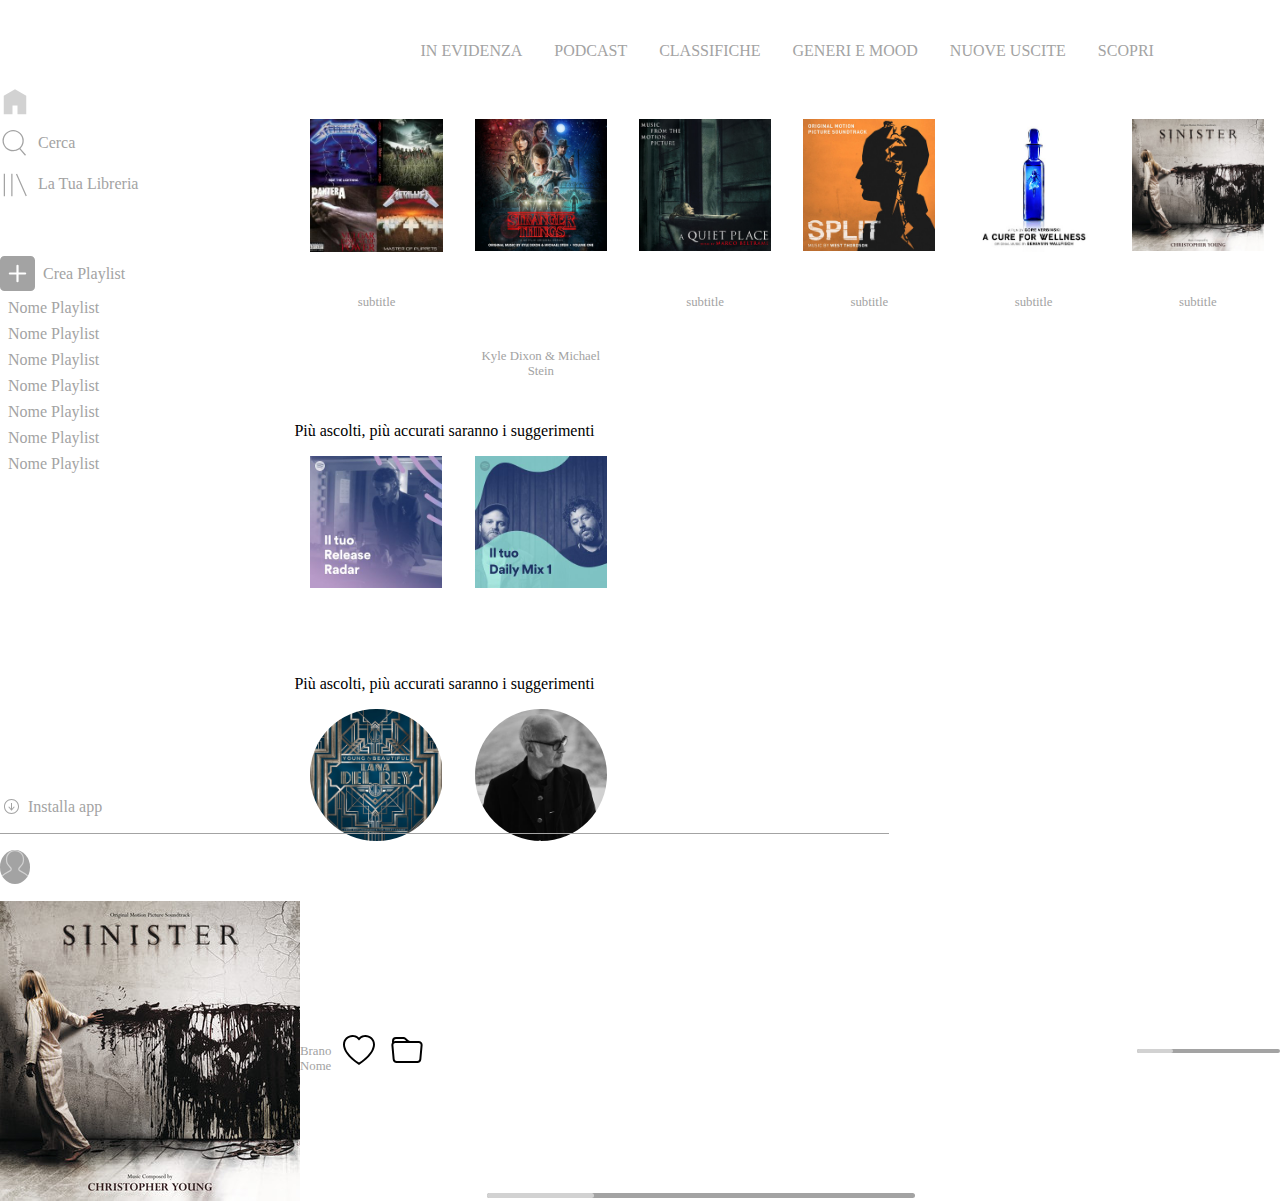
<file: index.html>
<!DOCTYPE html>
<html lang="en">
<head>
    <meta charset="UTF-8">
    <meta name="viewport" content="width=device-width, initial-scale=1.0">
    <title>Spotify</title>
    <link rel="stylesheet" href="style.css">
</head>
<body>

    
    <div class="container d-flex">
        <div class="sidebar">
            <div class="subcontainer">
                <div>
                    <div class="logo-big col-8 hide-max-sm">
                        <img src="./img/logo.svg" width="100%" alt="logo">
                    </div>
                    <div class="logo-small col-12 hide-min-sm show-max-sm">
                        <img src="./img/logo-small.svg" width="100%" alt="logo">
                    </div>
                    <div class="home icon col-12 d-flex align-center">
                        <svg xmlns="http://www.w3.org/2000/svg" viewBox="0 0 512 512" width="30px" fill="currentColor">
                            <path d="M448 463.746h-149.333v-149.333h-85.334v149.333h-149.333v-315.428l192-111.746 192 110.984v316.19z"/>
                        </svg>
                        <p class="hide-max-sm cw">Home</p>
                    </div>
                    <div class="search icon col-12 d-flex align-center">
                        <svg xmlns="http://www.w3.org/2000/svg" viewBox="0 0 512 512" width="30px" fill="currentColor">
                            <path d="M349.714 347.937l93.714 109.969-16.254 13.969-93.969-109.969q-48.508 36.825-109.207 36.825-36.826 0-70.476-14.349t-57.905-38.603-38.603-57.905-14.349-70.476 14.349-70.476 38.603-57.905 57.905-38.603 70.476-14.349 70.476 14.349 57.905 38.603 38.603 57.905 14.349 70.476q0 37.841-14.73 71.619t-40.889 58.921zM224 377.397q43.428 0 80.254-21.461t58.286-58.286 21.461-80.254-21.461-80.254-58.286-58.285-80.254-21.46-80.254 21.46-58.285 58.285-21.46 80.254 21.46 80.254 58.285 58.286 80.254 21.461z" fill-rule="evenodd"/>
                        </svg>
                        <p class="hide-max-sm">Cerca</p>
                    </div>
                    <div class="library icon col-12 d-flex align-center">
                        <svg xmlns="http://www.w3.org/2000/svg" viewBox="0 0 512 512" width="30px" fill="currentColor">
                            <path d="M291.301 81.778l166.349 373.587-19.301 8.635-166.349-373.587zM64 463.746v-384h21.334v384h-21.334zM192 463.746v-384h21.334v384h-21.334z"/>
                        </svg>
                        <p class="hide-max-sm">La Tua Libreria</p>
                    </div>

                </div>
                <div class="playlist col-12 hide-max-sm">
                    <h3>PLAYLIST</h3>
                    <ul>
                        <li class="d-flex align-center">
                            <svg xmlns="http://www.w3.org/2000/svg" width="35px" height="35px" fill="currentColor" class="" viewBox="0 0 16 16">
                                <path d="M2 0a2 2 0 0 0-2 2v12a2 2 0 0 0 2 2h12a2 2 0 0 0 2-2V2a2 2 0 0 0-2-2zm6.5 4.5v3h3a.5.5 0 0 1 0 1h-3v3a.5.5 0 0 1-1 0v-3h-3a.5.5 0 0 1 0-1h3v-3a.5.5 0 0 1 1 0"/>
                            </svg>
                            <p>Crea Playlist</p>
                        </li>
                        <li class="d-flex align-center">
                            <p>Nome Playlist</p>
                        </li>
                        <li class="d-flex align-center">
                            <p>Nome Playlist</p>
                        </li>
                        <li class="d-flex align-center">
                            <p>Nome Playlist</p>
                        </li>
                        <li class="d-flex align-center">
                            <p>Nome Playlist</p>
                        </li>
                        <li class="d-flex align-center">
                            <p>Nome Playlist</p>
                        </li>
                        <li class="d-flex align-center">
                            <p>Nome Playlist</p>
                        </li>
                        <li class="d-flex align-center">
                            <p>Nome Playlist</p>
                        </li>
                    </ul>
                </div>
                <div class="profile  col-10">
                    <div class="download d-flex align-center col-10">
                        <svg xmlns="http://www.w3.org/2000/svg" viewBox="0 0 20 20" width="20px" fill="currentColor">
                            <path d="M12 11.657V6h-1v5.65L9.076 9.414l-.758.65 3.183 3.702 3.195-3.7-.758-.653L12 11.657zM11.5 2C7.358 2 4 5.358 4 9.5c0 4.142 3.358 7.5 7.5 7.5 4.142 0 7.5-3.358 7.5-7.5C19 5.358 15.642 2 11.5 2zm0 14C7.916 16 5 13.084 5 9.5S7.916 3 11.5 3 18 5.916 18 9.5 15.084 16 11.5 16z" fill-rule="evenodd"/>
                        </svg>
                        <p class="hide-max-sm">Installa app</p>
                    </div>
                    <div class="user d-flex align-center col-10">
                        <svg xmlns="http://www.w3.org/2000/svg" viewBox="0 0 80 90" width="30px" fill="currentColor">
                            <path d="M67.74 61.78l-14.5-8.334c-.735-.422-1.24-1.145-1.385-1.98-.145-.835.088-1.685.638-2.33l5.912-6.93c3.747-4.378 5.81-9.967 5.81-15.737v-2.256c0-6.668-2.792-13.108-7.658-17.67C51.622 1.92 45.17-.386 38.392.054c-12.677.82-22.607 11.772-22.607 24.934v1.483c0 5.77 2.063 11.36 5.81 15.736l5.912 6.933c.55.644.783 1.493.638 2.33-.143.834-.648 1.556-1.383 1.98l-14.494 8.33C4.7 66.077 0 74.15 0 82.844v6.76h3.333v-6.76c0-7.5 4.055-14.46 10.59-18.174l14.5-8.334c1.597-.918 2.692-2.487 3.007-4.302.315-1.815-.19-3.66-1.387-5.06l-5.913-6.936c-3.23-3.775-5.01-8.594-5.01-13.57v-1.484c0-11.41 8.562-20.9 19.488-21.608 5.85-.377 11.415 1.61 15.67 5.598 4.26 3.992 6.605 9.404 6.605 15.24v2.254c0 4.976-1.778 9.796-5.01 13.57l-5.915 6.935c-1.195 1.4-1.7 3.246-1.386 5.06.313 1.816 1.41 3.385 3.008 4.303l14.507 8.338c6.525 3.71 10.58 10.67 10.58 18.17v6.76H80v-6.76c0-8.695-4.7-16.768-12.26-21.063z" fill-rule="evenodd"/>
                        </svg>
                        <p class="hide-max-sm cw">John Doe</p>
                    </div>
                </div>
            </div>
        </div>
        <div class="main">
            <div class="top">
                <div class="subcontainer d-flex align-center justify-end">
                    <div class="upgrade-btn cw">EFFETTUA L'UPGRADE</div>
                </div>
            </div>
            <div class="subcontainer">
                <div class="row justify-center align-center">
                    <div class="col-max-xs-12 col-min-xs-3 col-min-sm-4 col-min-md-4 col-lg-20 col-xl-element d-flex justify-center align-center main-title-element">IN EVIDENZA</div>
                    <div class="col-max-xs-12 col-min-xs-3 col-min-sm-4 col-min-md-4 col-lg-20 col-xl-element d-flex justify-center align-center main-title-element">PODCAST</div>
                    <div class="col-max-xs-12 col-min-xs-3 col-min-sm-4 col-min-md-4 col-lg-20 col-xl-element d-flex justify-center align-center main-title-element">CLASSIFICHE</div>
                    <div class="col-max-xs-12 col-min-xs-3 col-min-sm-4 col-min-md-4 col-lg-20 col-xl-element d-flex justify-center align-center main-title-element">GENERI E MOOD</div>
                    <div class="col-max-xs-12 col-min-xs-3 col-min-sm-4 col-min-md-4 col-lg-20 col-xl-element d-flex justify-center align-center main-title-element">NUOVE USCITE</div>
                    <div class="col-max-xs-12 col-min-xs-3 col-min-sm-4 col-min-md-4 col-lg-20 col-xl-element d-flex justify-center align-center main-title-element">SCOPRI</div>
                </div>
                <h2 class="cw">Recently played</h2>
                <div class="row">
                    <div class="col-max-sm-6 col-min-sm-6 col-min-md-3 col-lg-2 song-box">
                        <div class="song heavy-metal col-12">
                            <div class="song-dimmer justify-center align-center">
                                <svg xmlns="http://www.w3.org/2000/svg" width="3rem" height="3rem" fill="#ffffff" class="" viewBox="0 0 16 16">
                                    <path d="M8 15A7 7 0 1 1 8 1a7 7 0 0 1 0 14m0 1A8 8 0 1 0 8 0a8 8 0 0 0 0 16"/>
                                    <path d="M6.271 5.055a.5.5 0 0 1 .52.038l3.5 2.5a.5.5 0 0 1 0 .814l-3.5 2.5A.5.5 0 0 1 6 10.5v-5a.5.5 0 0 1 .271-.445"/>
                                </svg>
                            </div>
                        </div>
                        <h3 class="col-12 cw song-title">Heavy Metal</h3>
                        <p class="col-12 song-desc">subtitle</p>
                    </div>
                    <div class="col-max-sm-6 col-min-sm-6 col-min-md-3 col-lg-2 song-box">
                        <div class="song stranger-things col-12">
                            <div class="song-dimmer justify-center align-center">
                                <svg xmlns="http://www.w3.org/2000/svg" width="3rem" height="3rem" fill="#ffffff" class="" viewBox="0 0 16 16">
                                    <path d="M8 15A7 7 0 1 1 8 1a7 7 0 0 1 0 14m0 1A8 8 0 1 0 8 0a8 8 0 0 0 0 16"/>
                                    <path d="M6.271 5.055a.5.5 0 0 1 .52.038l3.5 2.5a.5.5 0 0 1 0 .814l-3.5 2.5A.5.5 0 0 1 6 10.5v-5a.5.5 0 0 1 .271-.445"/>
                                </svg>
                            </div>
                        </div>
                        <h3 class="col-12 cw song-title">Stranger Things, Vol.1 (a Netflix Original Series Soundtrack)</h3>
                        <p class="col-12 song-desc">Kyle Dixon & Michael Stein</p>
                    </div>
                    <div class="col-max-sm-6 col-min-sm-6 col-min-md-3 col-lg-2 song-box">
                        <div class="song quiet-place col-12">
                            <div class="song-dimmer justify-center align-center">
                                <svg xmlns="http://www.w3.org/2000/svg" width="3rem" height="3rem" fill="#ffffff" class="" viewBox="0 0 16 16">
                                    <path d="M8 15A7 7 0 1 1 8 1a7 7 0 0 1 0 14m0 1A8 8 0 1 0 8 0a8 8 0 0 0 0 16"/>
                                    <path d="M6.271 5.055a.5.5 0 0 1 .52.038l3.5 2.5a.5.5 0 0 1 0 .814l-3.5 2.5A.5.5 0 0 1 6 10.5v-5a.5.5 0 0 1 .271-.445"/>
                                </svg>
                            </div>
                        </div>
                        <h3 class="col-12 cw song-title">A quiet place</h3>
                        <p class="col-12 song-desc">subtitle</p>
                    </div>
                    <div class="col-max-sm-6 col-min-sm-6 col-min-md-3 col-lg-2 song-box">
                        <div class="song split col-12">
                            <div class="song-dimmer justify-center align-center">
                                <svg xmlns="http://www.w3.org/2000/svg" width="3rem" height="3rem" fill="#ffffff" class="" viewBox="0 0 16 16">
                                    <path d="M8 15A7 7 0 1 1 8 1a7 7 0 0 1 0 14m0 1A8 8 0 1 0 8 0a8 8 0 0 0 0 16"/>
                                    <path d="M6.271 5.055a.5.5 0 0 1 .52.038l3.5 2.5a.5.5 0 0 1 0 .814l-3.5 2.5A.5.5 0 0 1 6 10.5v-5a.5.5 0 0 1 .271-.445"/>
                                </svg>
                            </div>
                        </div>
                        <h3 class="col-12 cw song-title">Split</h3>
                        <p class="col-12 song-desc">subtitle</p>
                    </div>
                    <div class="col-max-sm-6 col-min-sm-6 col-min-md-3 col-lg-2 song-box">
                        <div class="song wellness col-12">
                            <div class="song-dimmer justify-center align-center">
                                <svg xmlns="http://www.w3.org/2000/svg" width="3rem" height="3rem" fill="#ffffff" class="" viewBox="0 0 16 16">
                                    <path d="M8 15A7 7 0 1 1 8 1a7 7 0 0 1 0 14m0 1A8 8 0 1 0 8 0a8 8 0 0 0 0 16"/>
                                    <path d="M6.271 5.055a.5.5 0 0 1 .52.038l3.5 2.5a.5.5 0 0 1 0 .814l-3.5 2.5A.5.5 0 0 1 6 10.5v-5a.5.5 0 0 1 .271-.445"/>
                                </svg>
                            </div>
                        </div>
                        <h3 class="col-12 cw song-title">A cure for wellness</h3>
                        <p class="col-12 song-desc">subtitle</p>
                    </div>
                    <div class="col-max-sm-6 col-min-sm-6 col-min-md-3 col-lg-2 song-box">
                        <div class="song sinister col-12">
                            <div class="song-dimmer justify-center align-center">
                                <svg xmlns="http://www.w3.org/2000/svg" width="3rem" height="3rem" fill="#ffffff" class="" viewBox="0 0 16 16">
                                    <path d="M8 15A7 7 0 1 1 8 1a7 7 0 0 1 0 14m0 1A8 8 0 1 0 8 0a8 8 0 0 0 0 16"/>
                                    <path d="M6.271 5.055a.5.5 0 0 1 .52.038l3.5 2.5a.5.5 0 0 1 0 .814l-3.5 2.5A.5.5 0 0 1 6 10.5v-5a.5.5 0 0 1 .271-.445"/>
                                </svg>
                            </div>
                        </div>
                        <h3 class="col-12 cw song-title">Sinister</h3>
                        <p class="col-12 song-desc">subtitle</p>
                    </div>
                </div>
                <h2 class="cw">Creato per John Doe</h2>
                <p>Più ascolti, più accurati saranno i suggerimenti</p>
                <div class="row">
                    <div class="col-max-sm-6 col-min-sm-6 col-min-md-3 col-lg-2 song-box">
                        <div class="song release-radar col-12">
                            <div class="song-dimmer justify-center align-center">
                                <svg xmlns="http://www.w3.org/2000/svg" width="3rem" height="3rem" fill="#ffffff" class="" viewBox="0 0 16 16">
                                    <path d="M8 15A7 7 0 1 1 8 1a7 7 0 0 1 0 14m0 1A8 8 0 1 0 8 0a8 8 0 0 0 0 16"/>
                                    <path d="M6.271 5.055a.5.5 0 0 1 .52.038l3.5 2.5a.5.5 0 0 1 0 .814l-3.5 2.5A.5.5 0 0 1 6 10.5v-5a.5.5 0 0 1 .271-.445"/>
                                </svg>
                            </div>
                        </div>
                        <h3 class="col-12 cw song-title">Release Radar</h3>
                        
                    </div>
                    <div class="col-max-sm-6 col-min-sm-6 col-min-md-3 col-lg-2 song-box">
                        <div class="song daily-mix col-12">
                            <div class="song-dimmer justify-center align-center">
                                <svg xmlns="http://www.w3.org/2000/svg" width="3rem" height="3rem" fill="#ffffff" class="" viewBox="0 0 16 16">
                                    <path d="M8 15A7 7 0 1 1 8 1a7 7 0 0 1 0 14m0 1A8 8 0 1 0 8 0a8 8 0 0 0 0 16"/>
                                    <path d="M6.271 5.055a.5.5 0 0 1 .52.038l3.5 2.5a.5.5 0 0 1 0 .814l-3.5 2.5A.5.5 0 0 1 6 10.5v-5a.5.5 0 0 1 .271-.445"/>
                                </svg>
                            </div>
                        </div>
                        <h3 class="col-12 cw song-title">Daily Mix 1</h3>
                    </div>
                </div>
                <h2 class="cw">Artisti più popolari</h2>
                <p>Più ascolti, più accurati saranno i suggerimenti</p>
                <div class="row">
                    <div class="col-max-sm-6 col-min-sm-6 col-min-md-3 col-lg-2 song-box">
                        <div class="song circule youg col-12">
                            <div class="song-dimmer circule justify-center align-center">
                                <svg xmlns="http://www.w3.org/2000/svg" width="3rem" height="3rem" fill="#ffffff" class="" viewBox="0 0 16 16">
                                    <path d="M8 15A7 7 0 1 1 8 1a7 7 0 0 1 0 14m0 1A8 8 0 1 0 8 0a8 8 0 0 0 0 16"/>
                                    <path d="M6.271 5.055a.5.5 0 0 1 .52.038l3.5 2.5a.5.5 0 0 1 0 .814l-3.5 2.5A.5.5 0 0 1 6 10.5v-5a.5.5 0 0 1 .271-.445"/>
                                </svg>
                            </div>
                        </div>
                        <h3 class="col-12 cw song-title">YOUG</h3>                    
                    </div>
                    <div class="col-max-sm-6 col-min-sm-6 col-min-md-3 col-lg-2 song-box">
                        <div class="song circule einaudi col-12">
                            <div class="song-dimmer circule justify-center align-center">
                                <svg xmlns="http://www.w3.org/2000/svg" width="3rem" height="3rem" fill="#ffffff" class="" viewBox="0 0 16 16">
                                    <path d="M8 15A7 7 0 1 1 8 1a7 7 0 0 1 0 14m0 1A8 8 0 1 0 8 0a8 8 0 0 0 0 16"/>
                                    <path d="M6.271 5.055a.5.5 0 0 1 .52.038l3.5 2.5a.5.5 0 0 1 0 .814l-3.5 2.5A.5.5 0 0 1 6 10.5v-5a.5.5 0 0 1 .271-.445"/>
                                </svg>
                            </div>
                        </div>
                        <h3 class="col-12 cw song-title">EINAUDI</h3>
                    </div>
                </div>
            </div>
        </div>
    </div>
    <div class="bottom">
        <div class="subcontainer d-flex justify-between">
            <div class="left-box col-max-md-3 col-min-md-4 d-flex align-center ">
                <img class="show-min-md hide-max-md" src="./img/sinister.jpeg" height="100%" alt="anteprima">
                <div>
                    <h5 class="cw">Sinister</h5>
                    <p class="autors">Brano Nome</p>
                </div>
                <div class="d-flex gap-1">
                    <svg xmlns="http://www.w3.org/2000/svg" width="2rem" height="2rem" fill="currentColor" class="bi-heart" viewBox="0 0 16 16">
                        <path d="m8 2.748-.717-.737C5.6.281 2.514.878 1.4 3.053c-.523 1.023-.641 2.5.314 4.385.92 1.815 2.834 3.989 6.286 6.357 3.452-2.368 5.365-4.542 6.286-6.357.955-1.886.838-3.362.314-4.385C13.486.878 10.4.28 8.717 2.01zM8 15C-7.333 4.868 3.279-3.04 7.824 1.143q.09.083.176.171a3 3 0 0 1 .176-.17C12.72-3.042 23.333 4.867 8 15"/>
                    </svg>
                    <svg xmlns="http://www.w3.org/2000/svg" width="2rem" height="2rem" fill="currentColor" class="hide-max-md" viewBox="0 0 16 16">
                        <path d="M.54 3.87.5 3a2 2 0 0 1 2-2h3.672a2 2 0 0 1 1.414.586l.828.828A2 2 0 0 0 9.828 3h3.982a2 2 0 0 1 1.992 2.181l-.637 7A2 2 0 0 1 13.174 14H2.826a2 2 0 0 1-1.991-1.819l-.637-7a2 2 0 0 1 .342-1.31zM2.19 4a1 1 0 0 0-.996 1.09l.637 7a1 1 0 0 0 .995.91h10.348a1 1 0 0 0 .995-.91l.637-7A1 1 0 0 0 13.81 4zm4.69-1.707A1 1 0 0 0 6.172 2H2.5a1 1 0 0 0-1 .981l.006.139q.323-.119.684-.12h5.396z"/>
                    </svg>
                </div>
            </div>
            <div class="center-box d-flex col-max-md-4 col-min-md-6 justify-between align-center flex-column">
                <div class="d-flex justify-between align-center play-buttons">
                    <svg xmlns="http://www.w3.org/2000/svg" width="1rem" height="1rem" fill="currentColor" class="" viewBox="0 0 16 16">
                        <path fill-rule="evenodd" d="M0 3.5A.5.5 0 0 1 .5 3H1c2.202 0 3.827 1.24 4.874 2.418.49.552.865 1.102 1.126 1.532.26-.43.636-.98 1.126-1.532C9.173 4.24 10.798 3 13 3v1c-1.798 0-3.173 1.01-4.126 2.082A9.6 9.6 0 0 0 7.556 8a9.6 9.6 0 0 0 1.317 1.918C9.828 10.99 11.204 12 13 12v1c-2.202 0-3.827-1.24-4.874-2.418A10.6 10.6 0 0 1 7 9.05c-.26.43-.636.98-1.126 1.532C4.827 11.76 3.202 13 1 13H.5a.5.5 0 0 1 0-1H1c1.798 0 3.173-1.01 4.126-2.082A9.6 9.6 0 0 0 6.444 8a9.6 9.6 0 0 0-1.317-1.918C4.172 5.01 2.796 4 1 4H.5a.5.5 0 0 1-.5-.5"/>
                        <path d="M13 5.466V1.534a.25.25 0 0 1 .41-.192l2.36 1.966c.12.1.12.284 0 .384l-2.36 1.966a.25.25 0 0 1-.41-.192m0 9v-3.932a.25.25 0 0 1 .41-.192l2.36 1.966c.12.1.12.284 0 .384l-2.36 1.966a.25.25 0 0 1-.41-.192"/>
                    </svg>
                    <svg xmlns="http://www.w3.org/2000/svg" width="1rem" height="1rem" fill="currentColor" class="" viewBox="0 0 16 16">
                        <path d="M4 4a.5.5 0 0 1 1 0v3.248l6.267-3.636c.54-.313 1.232.066 1.232.696v7.384c0 .63-.692 1.01-1.232.697L5 8.753V12a.5.5 0 0 1-1 0z"/>
                    </svg>
                    <div class="col-3 d-flex justify-center align-center">
                        <svg xmlns="http://www.w3.org/2000/svg" width="1.5rem" height="1.5rem" fill="#ffffff" class="play-btn" viewBox="0 0 16 16">
                            <path d="M8 15A7 7 0 1 1 8 1a7 7 0 0 1 0 14m0 1A8 8 0 1 0 8 0a8 8 0 0 0 0 16"/>
                            <path d="M6.271 5.055a.5.5 0 0 1 .52.038l3.5 2.5a.5.5 0 0 1 0 .814l-3.5 2.5A.5.5 0 0 1 6 10.5v-5a.5.5 0 0 1 .271-.445"/>
                        </svg>
                    </div>
                    <svg xmlns="http://www.w3.org/2000/svg" width="1rem" height="1rem" fill="currentColor" class="" viewBox="0 0 16 16">
                        <path d="M12.5 4a.5.5 0 0 0-1 0v3.248L5.233 3.612C4.693 3.3 4 3.678 4 4.308v7.384c0 .63.692 1.01 1.233.697L11.5 8.753V12a.5.5 0 0 0 1 0z"/>
                    </svg>
                    <svg xmlns="http://www.w3.org/2000/svg" width="1rem" height="1rem" fill="currentColor" class="" viewBox="0 0 16 16">
                        <path fill-rule="evenodd" d="M8 3a5 5 0 1 0 4.546 2.914.5.5 0 0 1 .908-.417A6 6 0 1 1 8 2z"/>
                        <path d="M8 4.466V.534a.25.25 0 0 1 .41-.192l2.36 1.966c.12.1.12.284 0 .384L8.41 4.658A.25.25 0 0 1 8 4.466"/>
                    </svg>
                </div>
                <div class="progression-bar col-12 d-flex gap-1 align-center">
                    <div class="current-time cw col-1">0:25</div>
                    <div class="bar col-9">
                        <div class="current-bar"></div>
                        <div class="current-point"></div>
                    </div>
                    <div class="total-time cw col-1">4:35</div>
                </div>
            </div>
            <div class="right-box col-max-sm-3 col-max-md-2 col-min-md-3 d-flex justify-end align-center gap-1">
                <div class="col-1 show-min-md hide-max-md">
                    <svg xmlns="http://www.w3.org/2000/svg" width="100%" height="100%" fill="#ffffff" class="" viewBox="0 0 16 16">
                        <path fill-rule="evenodd" d="M5 11.5a.5.5 0 0 1 .5-.5h9a.5.5 0 0 1 0 1h-9a.5.5 0 0 1-.5-.5m0-4a.5.5 0 0 1 .5-.5h9a.5.5 0 0 1 0 1h-9a.5.5 0 0 1-.5-.5m0-4a.5.5 0 0 1 .5-.5h9a.5.5 0 0 1 0 1h-9a.5.5 0 0 1-.5-.5m-3 1a1 1 0 1 0 0-2 1 1 0 0 0 0 2m0 4a1 1 0 1 0 0-2 1 1 0 0 0 0 2m0 4a1 1 0 1 0 0-2 1 1 0 0 0 0 2"/>
                    </svg>
                </div>
                <div class="col-1 show-min-md hide-max-md">
                    <svg xmlns="http://www.w3.org/2000/svg" width="100%" height="100%" fill="#ffffff" class="" viewBox="0 0 16 16">
                        <path d="M0 4s0-2 2-2h12s2 0 2 2v6s0 2-2 2h-4q0 1 .25 1.5H11a.5.5 0 0 1 0 1H5a.5.5 0 0 1 0-1h.75Q6 13 6 12H2s-2 0-2-2zm1.398-.855a.76.76 0 0 0-.254.302A1.5 1.5 0 0 0 1 4.01V10c0 .325.078.502.145.602q.105.156.302.254a1.5 1.5 0 0 0 .538.143L2.01 11H14c.325 0 .502-.078.602-.145a.76.76 0 0 0 .254-.302 1.5 1.5 0 0 0 .143-.538L15 9.99V4c0-.325-.078-.502-.145-.602a.76.76 0 0 0-.302-.254A1.5 1.5 0 0 0 13.99 3H2c-.325 0-.502.078-.602.145"/>
                    </svg>
                </div>
                <div class="col-1">
                    <svg xmlns="http://www.w3.org/2000/svg" width="100%" height="100%" fill="#ffffff" class="bi-volume hide-max-sm" viewBox="0 0 16 16">
                        <path d="M11.536 14.01A8.47 8.47 0 0 0 14.026 8a8.47 8.47 0 0 0-2.49-6.01l-.708.707A7.48 7.48 0 0 1 13.025 8c0 2.071-.84 3.946-2.197 5.303z"/>
                        <path d="M10.121 12.596A6.48 6.48 0 0 0 12.025 8a6.48 6.48 0 0 0-1.904-4.596l-.707.707A5.48 5.48 0 0 1 11.025 8a5.48 5.48 0 0 1-1.61 3.89z"/>
                        <path d="M10.025 8a4.5 4.5 0 0 1-1.318 3.182L8 10.475A3.5 3.5 0 0 0 9.025 8c0-.966-.392-1.841-1.025-2.475l.707-.707A4.5 4.5 0 0 1 10.025 8M7 4a.5.5 0 0 0-.812-.39L3.825 5.5H1.5A.5.5 0 0 0 1 6v4a.5.5 0 0 0 .5.5h2.325l2.363 1.89A.5.5 0 0 0 7 12zM4.312 6.39 6 5.04v5.92L4.312 9.61A.5.5 0 0 0 4 9.5H2v-3h2a.5.5 0 0 0 .312-.11"/>
                    </svg>
                </div>
                <div class="col-max-sm-12 col-max-md-10 col-min-md-6">
                    <div class="progression-bar col-12 d-flex align-center">
                        <div class="bar col-12">
                            <div class="current-bar"></div>
                            <div class="current-point"></div>
                        </div>     
                    </div>
                </div>
            </div>
        </div>
    </div>
    
    
</body>
</html>
</file>
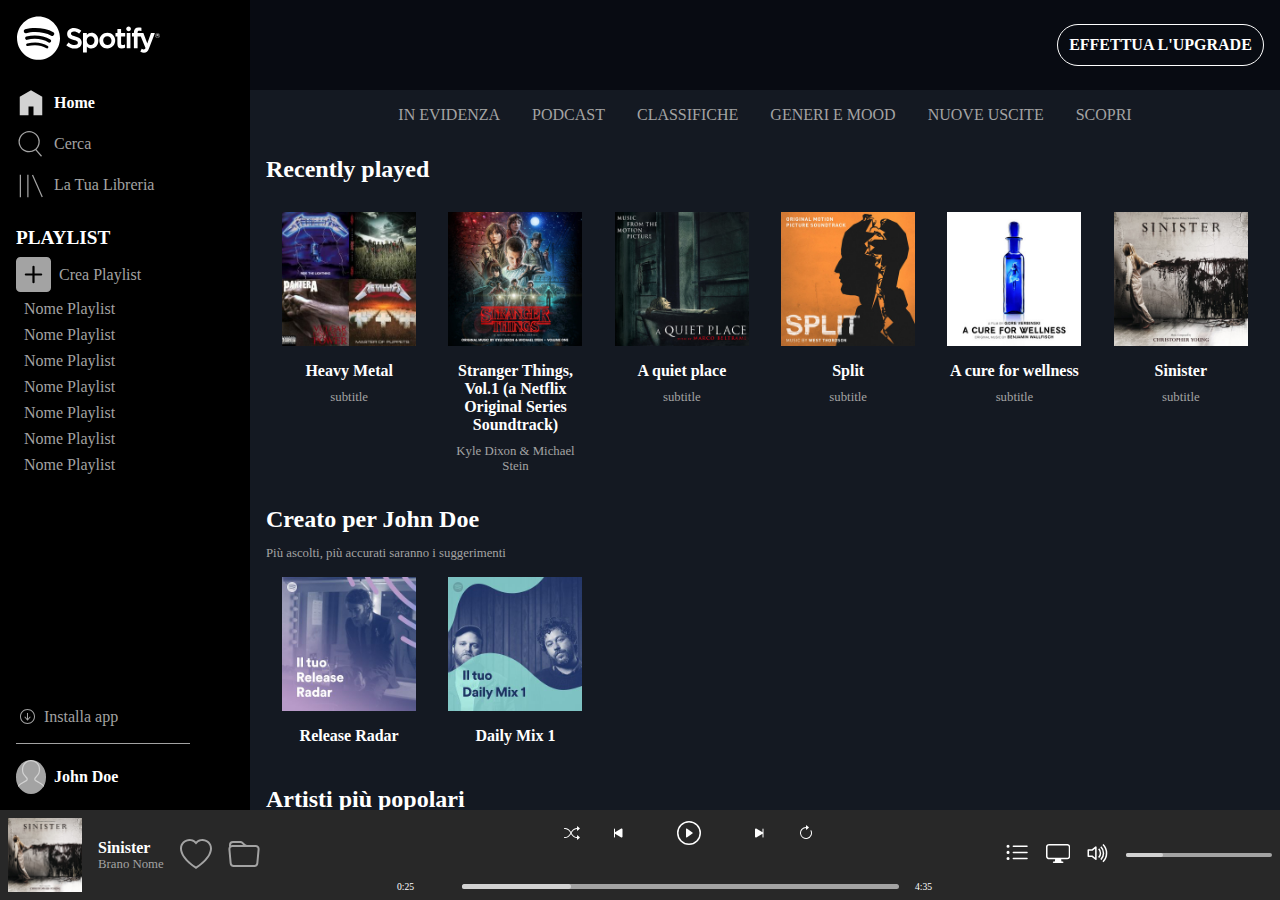
<file: OLD/index.html>
<!DOCTYPE html>
<html lang="en">
<head>
    <meta charset="UTF-8">
    <meta name="viewport" content="width=device-width, initial-scale=1.0">
    <title>Spotify</title>
    <link rel="stylesheet" href="./style.css">
</head>
<body class="debu">
    <!-- header -->
     <header>
        <div class="container">
            <div class="d-flex align-center justify-end">
                <div class="upgrade-btn cw">EFFETTUA L'UPGRADE</div>
            </div>
        </div>

     </header>
    <!-- /header -->

    <!-- nav -->
     <nav>
        <div class="container">
            <div class="logo-big col-8 hide-max-sm">
                <img src="./img/logo.svg" width="100%" alt="logo">
            </div>
            <div class="logo-small col-12 hide-min-sm show-max-sm">
                <img src="./img/logo-small.svg" width="100%" alt="logo">
            </div>
            <div class="home icon col-12 d-flex align-center">
                <svg xmlns="http://www.w3.org/2000/svg" viewBox="0 0 512 512" width="30px" fill="currentColor">
                    <path d="M448 463.746h-149.333v-149.333h-85.334v149.333h-149.333v-315.428l192-111.746 192 110.984v316.19z"/>
                </svg>
                <p class="hide-max-sm cw">Home</p>
            </div>
            <div class="search icon col-12 d-flex align-center">
                <svg xmlns="http://www.w3.org/2000/svg" viewBox="0 0 512 512" width="30px" fill="currentColor">
                    <path d="M349.714 347.937l93.714 109.969-16.254 13.969-93.969-109.969q-48.508 36.825-109.207 36.825-36.826 0-70.476-14.349t-57.905-38.603-38.603-57.905-14.349-70.476 14.349-70.476 38.603-57.905 57.905-38.603 70.476-14.349 70.476 14.349 57.905 38.603 38.603 57.905 14.349 70.476q0 37.841-14.73 71.619t-40.889 58.921zM224 377.397q43.428 0 80.254-21.461t58.286-58.286 21.461-80.254-21.461-80.254-58.286-58.285-80.254-21.46-80.254 21.46-58.285 58.285-21.46 80.254 21.46 80.254 58.285 58.286 80.254 21.461z" fill-rule="evenodd"/>
                </svg>
                <p class="hide-max-sm">Cerca</p>
            </div>
            <div class="library icon col-12 d-flex align-center">
                <svg xmlns="http://www.w3.org/2000/svg" viewBox="0 0 512 512" width="30px" fill="currentColor">
                    <path d="M291.301 81.778l166.349 373.587-19.301 8.635-166.349-373.587zM64 463.746v-384h21.334v384h-21.334zM192 463.746v-384h21.334v384h-21.334z"/>
                </svg>
                <p class="hide-max-sm">La Tua Libreria</p>
            </div>
            <div class="playlist col-12 hide-max-sm">
                <h3>PLAYLIST</h3>
                <ul>
                    <li class="d-flex align-center">
                        <svg xmlns="http://www.w3.org/2000/svg" width="35px" height="35px" fill="currentColor" class="" viewBox="0 0 16 16">
                            <path d="M2 0a2 2 0 0 0-2 2v12a2 2 0 0 0 2 2h12a2 2 0 0 0 2-2V2a2 2 0 0 0-2-2zm6.5 4.5v3h3a.5.5 0 0 1 0 1h-3v3a.5.5 0 0 1-1 0v-3h-3a.5.5 0 0 1 0-1h3v-3a.5.5 0 0 1 1 0"/>
                        </svg>
                        <p>Crea Playlist</p>
                    </li>
                    <li class="d-flex align-center">
                        <p>Nome Playlist</p>
                    </li>
                    <li class="d-flex align-center">
                        <p>Nome Playlist</p>
                    </li>
                    <li class="d-flex align-center">
                        <p>Nome Playlist</p>
                    </li>
                    <li class="d-flex align-center">
                        <p>Nome Playlist</p>
                    </li>
                    <li class="d-flex align-center">
                        <p>Nome Playlist</p>
                    </li>
                    <li class="d-flex align-center">
                        <p>Nome Playlist</p>
                    </li>
                    <li class="d-flex align-center">
                        <p>Nome Playlist</p>
                    </li>
                </ul>
            </div>
            <div class="profile col-10">
                <div class="download d-flex align-center col-10">
                    <svg xmlns="http://www.w3.org/2000/svg" viewBox="0 0 20 20" width="20px" fill="currentColor">
                        <path d="M12 11.657V6h-1v5.65L9.076 9.414l-.758.65 3.183 3.702 3.195-3.7-.758-.653L12 11.657zM11.5 2C7.358 2 4 5.358 4 9.5c0 4.142 3.358 7.5 7.5 7.5 4.142 0 7.5-3.358 7.5-7.5C19 5.358 15.642 2 11.5 2zm0 14C7.916 16 5 13.084 5 9.5S7.916 3 11.5 3 18 5.916 18 9.5 15.084 16 11.5 16z" fill-rule="evenodd"/>
                    </svg>
                    <p class="hide-max-sm">Installa app</p>
                </div>
                <div class="user d-flex align-center col-10">
                    <svg xmlns="http://www.w3.org/2000/svg" viewBox="0 0 80 90" width="30px" fill="currentColor">
                        <path d="M67.74 61.78l-14.5-8.334c-.735-.422-1.24-1.145-1.385-1.98-.145-.835.088-1.685.638-2.33l5.912-6.93c3.747-4.378 5.81-9.967 5.81-15.737v-2.256c0-6.668-2.792-13.108-7.658-17.67C51.622 1.92 45.17-.386 38.392.054c-12.677.82-22.607 11.772-22.607 24.934v1.483c0 5.77 2.063 11.36 5.81 15.736l5.912 6.933c.55.644.783 1.493.638 2.33-.143.834-.648 1.556-1.383 1.98l-14.494 8.33C4.7 66.077 0 74.15 0 82.844v6.76h3.333v-6.76c0-7.5 4.055-14.46 10.59-18.174l14.5-8.334c1.597-.918 2.692-2.487 3.007-4.302.315-1.815-.19-3.66-1.387-5.06l-5.913-6.936c-3.23-3.775-5.01-8.594-5.01-13.57v-1.484c0-11.41 8.562-20.9 19.488-21.608 5.85-.377 11.415 1.61 15.67 5.598 4.26 3.992 6.605 9.404 6.605 15.24v2.254c0 4.976-1.778 9.796-5.01 13.57l-5.915 6.935c-1.195 1.4-1.7 3.246-1.386 5.06.313 1.816 1.41 3.385 3.008 4.303l14.507 8.338c6.525 3.71 10.58 10.67 10.58 18.17v6.76H80v-6.76c0-8.695-4.7-16.768-12.26-21.063z" fill-rule="evenodd"/>
                    </svg>
                    <p class="hide-max-sm cw">John Doe</p>
                </div>
            </div>
        </div>


     </nav>
    <!-- /nav -->

    <!-- main -->
     <main>
        <div class="container">
            <div class="row justify-center align-center">
                <div class="col-max-sm-3 col-min-sm-4 col-min-md-4 col-lg-20 col-xl-element d-flex justify-center align-center main-title-element">IN EVIDENZA</div>
                <div class="col-max-sm-3 col-min-sm-4 col-min-md-4 col-lg-20 col-xl-element d-flex justify-center align-center main-title-element">PODCAST</div>
                <div class="col-max-sm-3 col-min-sm-4 col-min-md-4 col-lg-20 col-xl-element d-flex justify-center align-center main-title-element">CLASSIFICHE</div>
                <div class="col-max-sm-3 col-min-sm-4 col-min-md-4 col-lg-20 col-xl-element d-flex justify-center align-center main-title-element">GENERI E MOOD</div>
                <div class="col-max-sm-3 col-min-sm-4 col-min-md-4 col-lg-20 col-xl-element d-flex justify-center align-center main-title-element">NUOVE USCITE</div>
                <div class="col-max-sm-3 col-min-sm-4 col-min-md-4 col-lg-20 col-xl-element d-flex justify-center align-center main-title-element">SCOPRI</div>
            </div>
            <h2 class="cw">Recently played</h2>
            <div class="row">
                <div class="col-max-sm-6 col-min-sm-6 col-min-md-3 col-lg-2 song-box">
                    <div class="song heavy-metal col-12">
                        <div class="song-dimmer justify-center align-center">
                            <svg xmlns="http://www.w3.org/2000/svg" width="3rem" height="3rem" fill="#ffffff" class="" viewBox="0 0 16 16">
                                <path d="M8 15A7 7 0 1 1 8 1a7 7 0 0 1 0 14m0 1A8 8 0 1 0 8 0a8 8 0 0 0 0 16"/>
                                <path d="M6.271 5.055a.5.5 0 0 1 .52.038l3.5 2.5a.5.5 0 0 1 0 .814l-3.5 2.5A.5.5 0 0 1 6 10.5v-5a.5.5 0 0 1 .271-.445"/>
                            </svg>
                        </div>
                    </div>
                    <h3 class="col-12 cw song-title">Heavy Metal</h3>
                    <p class="col-12 song-desc">subtitle</p>
                </div>
                <div class="col-max-sm-6 col-min-sm-6 col-min-md-3 col-lg-2 song-box">
                    <div class="song stranger-things col-12">
                        <div class="song-dimmer justify-center align-center">
                            <svg xmlns="http://www.w3.org/2000/svg" width="3rem" height="3rem" fill="#ffffff" class="" viewBox="0 0 16 16">
                                <path d="M8 15A7 7 0 1 1 8 1a7 7 0 0 1 0 14m0 1A8 8 0 1 0 8 0a8 8 0 0 0 0 16"/>
                                <path d="M6.271 5.055a.5.5 0 0 1 .52.038l3.5 2.5a.5.5 0 0 1 0 .814l-3.5 2.5A.5.5 0 0 1 6 10.5v-5a.5.5 0 0 1 .271-.445"/>
                            </svg>
                        </div>
                    </div>
                    <h3 class="col-12 cw song-title">Stranger Things, Vol.1 (a Netflix Original Series Soundtrack)</h3>
                    <p class="col-12 song-desc">Kyle Dixon & Michael Stein</p>
                </div>
                <div class="col-max-sm-6 col-min-sm-6 col-min-md-3 col-lg-2 song-box">
                    <div class="song quiet-place col-12">
                        <div class="song-dimmer justify-center align-center">
                            <svg xmlns="http://www.w3.org/2000/svg" width="3rem" height="3rem" fill="#ffffff" class="" viewBox="0 0 16 16">
                                <path d="M8 15A7 7 0 1 1 8 1a7 7 0 0 1 0 14m0 1A8 8 0 1 0 8 0a8 8 0 0 0 0 16"/>
                                <path d="M6.271 5.055a.5.5 0 0 1 .52.038l3.5 2.5a.5.5 0 0 1 0 .814l-3.5 2.5A.5.5 0 0 1 6 10.5v-5a.5.5 0 0 1 .271-.445"/>
                            </svg>
                        </div>
                    </div>
                    <h3 class="col-12 cw song-title">A quiet place</h3>
                    <p class="col-12 song-desc">subtitle</p>
                </div>
                <div class="col-max-sm-6 col-min-sm-6 col-min-md-3 col-lg-2 song-box">
                    <div class="song split col-12">
                        <div class="song-dimmer justify-center align-center">
                            <svg xmlns="http://www.w3.org/2000/svg" width="3rem" height="3rem" fill="#ffffff" class="" viewBox="0 0 16 16">
                                <path d="M8 15A7 7 0 1 1 8 1a7 7 0 0 1 0 14m0 1A8 8 0 1 0 8 0a8 8 0 0 0 0 16"/>
                                <path d="M6.271 5.055a.5.5 0 0 1 .52.038l3.5 2.5a.5.5 0 0 1 0 .814l-3.5 2.5A.5.5 0 0 1 6 10.5v-5a.5.5 0 0 1 .271-.445"/>
                            </svg>
                        </div>
                    </div>
                    <h3 class="col-12 cw song-title">Split</h3>
                    <p class="col-12 song-desc">subtitle</p>
                </div>
                <div class="col-max-sm-6 col-min-sm-6 col-min-md-3 col-lg-2 song-box">
                    <div class="song wellness col-12">
                        <div class="song-dimmer justify-center align-center">
                            <svg xmlns="http://www.w3.org/2000/svg" width="3rem" height="3rem" fill="#ffffff" class="" viewBox="0 0 16 16">
                                <path d="M8 15A7 7 0 1 1 8 1a7 7 0 0 1 0 14m0 1A8 8 0 1 0 8 0a8 8 0 0 0 0 16"/>
                                <path d="M6.271 5.055a.5.5 0 0 1 .52.038l3.5 2.5a.5.5 0 0 1 0 .814l-3.5 2.5A.5.5 0 0 1 6 10.5v-5a.5.5 0 0 1 .271-.445"/>
                            </svg>
                        </div>
                    </div>
                    <h3 class="col-12 cw song-title">A cure for wellness</h3>
                    <p class="col-12 song-desc">subtitle</p>
                </div>
                <div class="col-max-sm-6 col-min-sm-6 col-min-md-3 col-lg-2 song-box">
                    <div class="song sinister col-12">
                        <div class="song-dimmer justify-center align-center">
                            <svg xmlns="http://www.w3.org/2000/svg" width="3rem" height="3rem" fill="#ffffff" class="" viewBox="0 0 16 16">
                                <path d="M8 15A7 7 0 1 1 8 1a7 7 0 0 1 0 14m0 1A8 8 0 1 0 8 0a8 8 0 0 0 0 16"/>
                                <path d="M6.271 5.055a.5.5 0 0 1 .52.038l3.5 2.5a.5.5 0 0 1 0 .814l-3.5 2.5A.5.5 0 0 1 6 10.5v-5a.5.5 0 0 1 .271-.445"/>
                            </svg>
                        </div>
                    </div>
                    <h3 class="col-12 cw song-title">Sinister</h3>
                    <p class="col-12 song-desc">subtitle</p>
                </div>
            </div>
            <h2 class="cw">Creato per John Doe</h2>
            <p>Più ascolti, più accurati saranno i suggerimenti</p>
            <div class="row">
                <div class="col-max-sm-6 col-min-sm-6 col-min-md-3 col-lg-2 song-box">
                    <div class="song release-radar col-12">
                        <div class="song-dimmer justify-center align-center">
                            <svg xmlns="http://www.w3.org/2000/svg" width="3rem" height="3rem" fill="#ffffff" class="" viewBox="0 0 16 16">
                                <path d="M8 15A7 7 0 1 1 8 1a7 7 0 0 1 0 14m0 1A8 8 0 1 0 8 0a8 8 0 0 0 0 16"/>
                                <path d="M6.271 5.055a.5.5 0 0 1 .52.038l3.5 2.5a.5.5 0 0 1 0 .814l-3.5 2.5A.5.5 0 0 1 6 10.5v-5a.5.5 0 0 1 .271-.445"/>
                            </svg>
                        </div>
                    </div>
                    <h3 class="col-12 cw song-title">Release Radar</h3>
                    
                </div>
                <div class="col-max-sm-6 col-min-sm-6 col-min-md-3 col-lg-2 song-box">
                    <div class="song daily-mix col-12">
                        <div class="song-dimmer justify-center align-center">
                            <svg xmlns="http://www.w3.org/2000/svg" width="3rem" height="3rem" fill="#ffffff" class="" viewBox="0 0 16 16">
                                <path d="M8 15A7 7 0 1 1 8 1a7 7 0 0 1 0 14m0 1A8 8 0 1 0 8 0a8 8 0 0 0 0 16"/>
                                <path d="M6.271 5.055a.5.5 0 0 1 .52.038l3.5 2.5a.5.5 0 0 1 0 .814l-3.5 2.5A.5.5 0 0 1 6 10.5v-5a.5.5 0 0 1 .271-.445"/>
                            </svg>
                        </div>
                    </div>
                    <h3 class="col-12 cw song-title">Daily Mix 1</h3>
                </div>
            </div>
            <h2 class="cw">Artisti più popolari</h2>
            <p>Più ascolti, più accurati saranno i suggerimenti</p>
            <div class="row">
                <div class="col-max-sm-6 col-min-sm-6 col-min-md-3 col-lg-2 song-box">
                    <div class="song circule youg col-12">
                        <div class="song-dimmer circule justify-center align-center">
                            <svg xmlns="http://www.w3.org/2000/svg" width="3rem" height="3rem" fill="#ffffff" class="" viewBox="0 0 16 16">
                                <path d="M8 15A7 7 0 1 1 8 1a7 7 0 0 1 0 14m0 1A8 8 0 1 0 8 0a8 8 0 0 0 0 16"/>
                                <path d="M6.271 5.055a.5.5 0 0 1 .52.038l3.5 2.5a.5.5 0 0 1 0 .814l-3.5 2.5A.5.5 0 0 1 6 10.5v-5a.5.5 0 0 1 .271-.445"/>
                            </svg>
                        </div>
                    </div>
                    <h3 class="col-12 cw song-title">YOUG</h3>                    
                </div>
                <div class="col-max-sm-6 col-min-sm-6 col-min-md-3 col-lg-2 song-box">
                    <div class="song circule einaudi col-12">
                        <div class="song-dimmer circule justify-center align-center">
                            <svg xmlns="http://www.w3.org/2000/svg" width="3rem" height="3rem" fill="#ffffff" class="" viewBox="0 0 16 16">
                                <path d="M8 15A7 7 0 1 1 8 1a7 7 0 0 1 0 14m0 1A8 8 0 1 0 8 0a8 8 0 0 0 0 16"/>
                                <path d="M6.271 5.055a.5.5 0 0 1 .52.038l3.5 2.5a.5.5 0 0 1 0 .814l-3.5 2.5A.5.5 0 0 1 6 10.5v-5a.5.5 0 0 1 .271-.445"/>
                            </svg>
                        </div>
                    </div>
                    <h3 class="col-12 cw song-title">EINAUDI</h3>
                </div>
            </div>
        </div>
     </main>
    <!-- /main -->

    <!-- footer -->
     <footer>
        <div class="container d-flex justify-between">
            <div class="left-box col-max-md-3 col-min-md-4 d-flex align-center ">
                <img class="show-min-md hide-max-md" src="./img/sinister.jpeg" height="100%" alt="anteprima">
                <div>
                    <h5 class="cw">Sinister</h5>
                    <p class="autors">Brano Nome</p>
                </div>
                <div class="d-flex gap-1">
                    <svg xmlns="http://www.w3.org/2000/svg" width="2rem" height="2rem" fill="currentColor" class="bi-heart" viewBox="0 0 16 16">
                        <path d="m8 2.748-.717-.737C5.6.281 2.514.878 1.4 3.053c-.523 1.023-.641 2.5.314 4.385.92 1.815 2.834 3.989 6.286 6.357 3.452-2.368 5.365-4.542 6.286-6.357.955-1.886.838-3.362.314-4.385C13.486.878 10.4.28 8.717 2.01zM8 15C-7.333 4.868 3.279-3.04 7.824 1.143q.09.083.176.171a3 3 0 0 1 .176-.17C12.72-3.042 23.333 4.867 8 15"/>
                    </svg>
                    <svg xmlns="http://www.w3.org/2000/svg" width="2rem" height="2rem" fill="currentColor" class="hide-max-md" viewBox="0 0 16 16">
                        <path d="M.54 3.87.5 3a2 2 0 0 1 2-2h3.672a2 2 0 0 1 1.414.586l.828.828A2 2 0 0 0 9.828 3h3.982a2 2 0 0 1 1.992 2.181l-.637 7A2 2 0 0 1 13.174 14H2.826a2 2 0 0 1-1.991-1.819l-.637-7a2 2 0 0 1 .342-1.31zM2.19 4a1 1 0 0 0-.996 1.09l.637 7a1 1 0 0 0 .995.91h10.348a1 1 0 0 0 .995-.91l.637-7A1 1 0 0 0 13.81 4zm4.69-1.707A1 1 0 0 0 6.172 2H2.5a1 1 0 0 0-1 .981l.006.139q.323-.119.684-.12h5.396z"/>
                    </svg>
                </div>
            </div>
            <div class="center-box d-flex col-max-md-4 col-min-md-6 justify-between align-center flex-column">
                <div class="d-flex justify-between align-center play-buttons">
                    <svg xmlns="http://www.w3.org/2000/svg" width="1rem" height="1rem" fill="currentColor" class="" viewBox="0 0 16 16">
                        <path fill-rule="evenodd" d="M0 3.5A.5.5 0 0 1 .5 3H1c2.202 0 3.827 1.24 4.874 2.418.49.552.865 1.102 1.126 1.532.26-.43.636-.98 1.126-1.532C9.173 4.24 10.798 3 13 3v1c-1.798 0-3.173 1.01-4.126 2.082A9.6 9.6 0 0 0 7.556 8a9.6 9.6 0 0 0 1.317 1.918C9.828 10.99 11.204 12 13 12v1c-2.202 0-3.827-1.24-4.874-2.418A10.6 10.6 0 0 1 7 9.05c-.26.43-.636.98-1.126 1.532C4.827 11.76 3.202 13 1 13H.5a.5.5 0 0 1 0-1H1c1.798 0 3.173-1.01 4.126-2.082A9.6 9.6 0 0 0 6.444 8a9.6 9.6 0 0 0-1.317-1.918C4.172 5.01 2.796 4 1 4H.5a.5.5 0 0 1-.5-.5"/>
                        <path d="M13 5.466V1.534a.25.25 0 0 1 .41-.192l2.36 1.966c.12.1.12.284 0 .384l-2.36 1.966a.25.25 0 0 1-.41-.192m0 9v-3.932a.25.25 0 0 1 .41-.192l2.36 1.966c.12.1.12.284 0 .384l-2.36 1.966a.25.25 0 0 1-.41-.192"/>
                    </svg>
                    <svg xmlns="http://www.w3.org/2000/svg" width="1rem" height="1rem" fill="currentColor" class="" viewBox="0 0 16 16">
                        <path d="M4 4a.5.5 0 0 1 1 0v3.248l6.267-3.636c.54-.313 1.232.066 1.232.696v7.384c0 .63-.692 1.01-1.232.697L5 8.753V12a.5.5 0 0 1-1 0z"/>
                    </svg>
                    <div class="col-3 d-flex justify-center align-center">
                        <svg xmlns="http://www.w3.org/2000/svg" width="1.5rem" height="1.5rem" fill="#ffffff" class="play-btn" viewBox="0 0 16 16">
                            <path d="M8 15A7 7 0 1 1 8 1a7 7 0 0 1 0 14m0 1A8 8 0 1 0 8 0a8 8 0 0 0 0 16"/>
                            <path d="M6.271 5.055a.5.5 0 0 1 .52.038l3.5 2.5a.5.5 0 0 1 0 .814l-3.5 2.5A.5.5 0 0 1 6 10.5v-5a.5.5 0 0 1 .271-.445"/>
                        </svg>
                    </div>
                    <svg xmlns="http://www.w3.org/2000/svg" width="1rem" height="1rem" fill="currentColor" class="" viewBox="0 0 16 16">
                        <path d="M12.5 4a.5.5 0 0 0-1 0v3.248L5.233 3.612C4.693 3.3 4 3.678 4 4.308v7.384c0 .63.692 1.01 1.233.697L11.5 8.753V12a.5.5 0 0 0 1 0z"/>
                    </svg>
                    <svg xmlns="http://www.w3.org/2000/svg" width="1rem" height="1rem" fill="currentColor" class="" viewBox="0 0 16 16">
                        <path fill-rule="evenodd" d="M8 3a5 5 0 1 0 4.546 2.914.5.5 0 0 1 .908-.417A6 6 0 1 1 8 2z"/>
                        <path d="M8 4.466V.534a.25.25 0 0 1 .41-.192l2.36 1.966c.12.1.12.284 0 .384L8.41 4.658A.25.25 0 0 1 8 4.466"/>
                    </svg>
                </div>
                <div class="progression-bar col-12 d-flex gap-1 align-center">
                    <div class="current-time cw col-1">0:25</div>
                    <div class="bar col-9">
                        <div class="current-bar"></div>
                        <div class="current-point"></div>
                    </div>
                    <div class="total-time cw col-1">4:35</div>
                </div>
            </div>
            <div class="right-box col-max-sm-3 col-max-md-2 col-min-md-3 d-flex justify-end align-center gap-1">
                <div class="col-1 show-min-md hide-max-md">
                    <svg xmlns="http://www.w3.org/2000/svg" width="100%" height="100%" fill="#ffffff" class="" viewBox="0 0 16 16">
                        <path fill-rule="evenodd" d="M5 11.5a.5.5 0 0 1 .5-.5h9a.5.5 0 0 1 0 1h-9a.5.5 0 0 1-.5-.5m0-4a.5.5 0 0 1 .5-.5h9a.5.5 0 0 1 0 1h-9a.5.5 0 0 1-.5-.5m0-4a.5.5 0 0 1 .5-.5h9a.5.5 0 0 1 0 1h-9a.5.5 0 0 1-.5-.5m-3 1a1 1 0 1 0 0-2 1 1 0 0 0 0 2m0 4a1 1 0 1 0 0-2 1 1 0 0 0 0 2m0 4a1 1 0 1 0 0-2 1 1 0 0 0 0 2"/>
                    </svg>
                </div>
                <div class="col-1 show-min-md hide-max-md">
                    <svg xmlns="http://www.w3.org/2000/svg" width="100%" height="100%" fill="#ffffff" class="" viewBox="0 0 16 16">
                        <path d="M0 4s0-2 2-2h12s2 0 2 2v6s0 2-2 2h-4q0 1 .25 1.5H11a.5.5 0 0 1 0 1H5a.5.5 0 0 1 0-1h.75Q6 13 6 12H2s-2 0-2-2zm1.398-.855a.76.76 0 0 0-.254.302A1.5 1.5 0 0 0 1 4.01V10c0 .325.078.502.145.602q.105.156.302.254a1.5 1.5 0 0 0 .538.143L2.01 11H14c.325 0 .502-.078.602-.145a.76.76 0 0 0 .254-.302 1.5 1.5 0 0 0 .143-.538L15 9.99V4c0-.325-.078-.502-.145-.602a.76.76 0 0 0-.302-.254A1.5 1.5 0 0 0 13.99 3H2c-.325 0-.502.078-.602.145"/>
                    </svg>
                </div>
                <div class="col-1">
                    <svg xmlns="http://www.w3.org/2000/svg" width="100%" height="100%" fill="#ffffff" class="bi-volume hide-max-sm" viewBox="0 0 16 16">
                        <path d="M11.536 14.01A8.47 8.47 0 0 0 14.026 8a8.47 8.47 0 0 0-2.49-6.01l-.708.707A7.48 7.48 0 0 1 13.025 8c0 2.071-.84 3.946-2.197 5.303z"/>
                        <path d="M10.121 12.596A6.48 6.48 0 0 0 12.025 8a6.48 6.48 0 0 0-1.904-4.596l-.707.707A5.48 5.48 0 0 1 11.025 8a5.48 5.48 0 0 1-1.61 3.89z"/>
                        <path d="M10.025 8a4.5 4.5 0 0 1-1.318 3.182L8 10.475A3.5 3.5 0 0 0 9.025 8c0-.966-.392-1.841-1.025-2.475l.707-.707A4.5 4.5 0 0 1 10.025 8M7 4a.5.5 0 0 0-.812-.39L3.825 5.5H1.5A.5.5 0 0 0 1 6v4a.5.5 0 0 0 .5.5h2.325l2.363 1.89A.5.5 0 0 0 7 12zM4.312 6.39 6 5.04v5.92L4.312 9.61A.5.5 0 0 0 4 9.5H2v-3h2a.5.5 0 0 0 .312-.11"/>
                    </svg>
                </div>
                <div class="col-max-sm-12 col-max-md-10 col-min-md-6">
                    <div class="progression-bar col-12 d-flex align-center">
                        <div class="bar col-12">
                            <div class="current-bar"></div>
                            <div class="current-point"></div>
                        </div>     
                    </div>
                </div>
            </div>
        </div>
     </footer>
    <!-- /footet -->
    
</body>
</html>
</file>
<file: style.css>
/* #region assets */

/* #region colors */

:root{
    --primary:#d2d2d2;
    --secondary:#a3a3a3;
    --col-bg:#141922;
    --col-bg-header:#080b12;
    --col-bg-footer:#282828;
    --col-underline:#a3f02e;
}

.cw{
    color: white;
}

.cb{
    color: black;
}

/* #endregion colors */

/* #region grid */

.container{
    width: 100%;
    margin: auto;
}



.row{
    display: flex;
    flex-wrap: wrap;
}

@media screen and (min-width: 576px){
    
    .hide-min-sm{
        display: none;
    }

    .show-min-sm{
        display: block;
    }
    
    .col-min-sm-1{
        width: calc((100% / 12)*1);
    }

    .col-min-sm-2{
        width: calc((100% / 12)*2);
    }

    .col-min-sm-3{
        width: calc((100% / 12)*3);
    }

    .col-min-sm-4{
        width: calc((100% / 12)*4);
    }

    .col-min-sm-5{
        width: calc((100% / 12)*5);
    }

    .col-min-sm-6{
        width: calc((100% / 12)*6);
    }

    .col-min-sm-7{
        width: calc((100% / 12)*7);
    }

    .col-min-sm-8{
        width: calc((100% / 12)*8);
    }

    .col-min-sm-9{
        width: calc((100% / 12)*9);
    }

    .col-min-sm-10{
        width: calc((100% / 12)*10);
    }

    .col-min-sm-11{
        width: calc((100% / 12)*11);
    }

    .col-min-sm-12{
        width: calc((100% / 12)*12);
    }
}

@media screen and (min-width: 768px){
    
    .hide-min-md{
        display: none;
    }

    .show-min-md{
        display: block;
    }

    .col-min-md-1{
        width: calc((100% / 12)*1);
    }

    .col-min-md-2{
        width: calc((100% / 12)*2);
    }

    .col-min-md-3{
        width: calc((100% / 12)*3);
    }

    .col-min-md-4{
        width: calc((100% / 12)*4);
    }

    .col-min-md-5{
        width: calc((100% / 12)*5);
    }

    .col-min-md-6{
        width: calc((100% / 12)*6);
    }

    .col-min-md-7{
        width: calc((100% / 12)*7);
    }

    .col-min-md-8{
        width: calc((100% / 12)*8);
    }

    .col-min-md-9{
        width: calc((100% / 12)*9);
    }

    .col-min-md-10{
        width: calc((100% / 12)*10);
    }

    .col-min-md-11{
        width: calc((100% / 12)*11);
    }

    .col-min-md-12{
        width: calc((100% / 12)*12);
    }

}

@media screen and (min-width: 992px){

    .hide-min-lg{
        display: none;
    }

    .show-min-lg{
        display: block;
    }

    .col-lg-20{
        width: 20%;
    }

    .col-lg-1{
        width: calc((100% / 12)*1);
    }

    .col-lg-2{
        width: calc((100% / 12)*2);
    }

    .col-lg-3{
        width: calc((100% / 12)*3);
    }

    .col-lg-4{
        width: calc((100% / 12)*4);
    }

    .col-lg-5{
        width: calc((100% / 12)*5);
    }

    .col-lg-6{
        width: calc((100% / 12)*6);
    }

    .col-lg-7{
        width: calc((100% / 12)*7);
    }

    .col-lg-8{
        width: calc((100% / 12)*8);
    }

    .col-lg-9{
        width: calc((100% / 12)*9);
    }

    .col-lg-10{
        width: calc((100% / 12)*10);
    }

    .col-lg-11{
        width: calc((100% / 12)*11);
    }

    .col-lg-12{
        width: calc((100% / 12)*12);
    }

}

@media screen and (min-width: 1200px){
    
    .hide-min-xl{
        display: none;
    }

    .show-min-xl{
        display: block;
    }

    .col-xl-element{
        width: fit-content;
    }

    .col-xl-1{
        width: calc((100% / 12)*1);
    }

    .col-xl-2{
        width: calc((100% / 12)*2);
    }

    .col-xl-3{
        width: calc((100% / 12)*3);
    }

    .col-xl-4{
        width: calc((100% / 12)*4);
    }

    .col-xl-5{
        width: calc((100% / 12)*5);
    }

    .col-xl-6{
        width: calc((100% / 12)*6);
    }

    .col-xl-7{
        width: calc((100% / 12)*7);
    }

    .col-xl-8{
        width: calc((100% / 12)*8);
    }

    .col-xl-9{
        width: calc((100% / 12)*9);
    }

    .col-xl-10{
        width: calc((100% / 12)*10);
    }

    .col-xl-11{
        width: calc((100% / 12)*11);
    }

    .col-xl-12{
        width: calc((100% / 12)*12);
    }

}

@media screen and (min-width: 1400px){
    
    .hide-min-xxl{
        display: none;
    }

    .show-min-xxl{
        display: block;
    }

    .col-xxl-1{
        width: calc((100% / 12)*1);
    }

    .col-xxl-2{
        width: calc((100% / 12)*2);
    }

    .col-xxl-3{
        width: calc((100% / 12)*3);
    }

    .col-xxl-4{
        width: calc((100% / 12)*4);
    }

    .col-xxl-5{
        width: calc((100% / 12)*5);
    }

    .col-xxl-6{
        width: calc((100% / 12)*6);
    }

    .col-xxl-7{
        width: calc((100% / 12)*7);
    }

    .col-xxl-8{
        width: calc((100% / 12)*8);
    }

    .col-xxl-9{
        width: calc((100% / 12)*9);
    }

    .col-xxl-10{
        width: calc((100% / 12)*10);
    }

    .col-xxl-11{
        width: calc((100% / 12)*11);
    }

    .col-xxl-12{
        width: calc((100% / 12)*12);
    }

}

@media screen and (max-width: 576px){
    .hide-max-sm{
        display: none;
    }

    .show-max-sm{
        display: block;
    }

    .col-max-sm-1{
        width: calc((100% / 12)*1);
    }

    .col-max-sm-2{
        width: calc((100% / 12)*2);
    }

    .col-max-sm-3{
        width: calc((100% / 12)*3);
    }

    .col-max-sm-4{
        width: calc((100% / 12)*4);
    }

    .col-max-sm-5{
        width: calc((100% / 12)*5);
    }

    .col-max-sm-6{
        width: calc((100% / 12)*6);
    }

    .col-max-sm-7{
        width: calc((100% / 12)*7);
    }

    .col-max-sm-8{
        width: calc((100% / 12)*8);
    }

    .col-max-sm-9{
        width: calc((100% / 12)*9);
    }

    .col-max-sm-10{
        width: calc((100% / 12)*10);
    }

    .col-max-sm-11{
        width: calc((100% / 12)*11);
    }

    .col-max-sm-12{
        width: calc((100% / 12)*12);
    }
}

@media screen and (max-width: 768px){
    .hide-max-md{
        display: none;
    }

    .show-max-md{
        display: block;
    }

    .col-max-md-1{
        width: calc((100% / 12)*1);
    }

    .col-max-md-2{
        width: calc((100% / 12)*2);
    }

    .col-max-md-3{
        width: calc((100% / 12)*3);
    }

    .col-max-md-4{
        width: calc((100% / 12)*4);
    }

    .col-max-md-5{
        width: calc((100% / 12)*5);
    }

    .col-max-md-6{
        width: calc((100% / 12)*6);
    }

    .col-max-md-7{
        width: calc((100% / 12)*7);
    }

    .col-max-md-8{
        width: calc((100% / 12)*8);
    }

    .col-max-md-9{
        width: calc((100% / 12)*9);
    }

    .col-max-md-10{
        width: calc((100% / 12)*10);
    }

    .col-max-md-11{
        width: calc((100% / 12)*11);
    }

    .col-max-md-12{
        width: calc((100% / 12)*12);
    }
}

@media screen and (max-width: 991px){
    .hide-max-lg{
        display: none;
    }

    .show-max-lg{
        display: block;
    }
}

@media screen and (max-width: 1200px){
    .hide-xl{
        display: none;
    }
    .show-max-xl{
        display: block;
    }
}

@media screen and (max-width: 1400px){
    .hide-xxl{
        display: none;
    }

    .show-max-xxl{
        display: block;
    }
}

.col-1{
    width: calc((100% / 12)*1);
}

.col-2{
    width: calc((100% / 12)*2);
}

.col-3{
    width: calc((100% / 12)*3);
}

.col-4{
    width: calc((100% / 12)*4);
}

.col-5{
    width: calc((100% / 12)*5);
}

.col-6{
    width: calc((100% / 12)*6);
}

.col-7{
    width: calc((100% / 12)*7);
}

.col-8{
    width: calc((100% / 12)*8);
}

.col-9{
    width: calc((100% / 12)*9);
}

.col-10{
    width: calc((100% / 12)*10);
}

.col-11{
    width: calc((100% / 12)*11);
}

.col-12{
    width: calc((100% / 12)*12);
}


/* #endregion grid */

/* #region generals */

*{
    box-sizing: border-box;
    margin: 0;
    padding: 0;    
}

body{
    overflow-x: hidden;
    overflow-y: hidden;
    width: 100vw;
    height: 100vh;
}

.debug{
    border: 1px dashed black;
}

/* #endregion generals */

/* #region utilities */

.d-flex{
    display: flex;
}

.justify-start{
    justify-content: flex-start;
}

.justify-end{
    justify-content: flex-end;
}

.justify-center{
    justify-content: center;
}

.justify-between{
    justify-content: space-between;
}

.justify-around{
    justify-content: space-around;
}

.justify-evenly{
    justify-content: space-evenly;
}

.align-start{
    align-items: flex-start;
}

.align-end{
    align-items: flex-end;
}

.align-center{
    align-items: center;
}

.flex-column{
    flex-direction: column;
}

.gap-1{
    gap: 1rem;
}

.gap-2{
    gap: 2rem;
}

.gap-3{
    gap: 3rem;
}

/* #endregion utilities */

/* #endregion assets */

/* #region header */

header>.container{
    padding: 2rem 1rem;
    background-color: var(--col-bg-header);
    display: inline-block;
    margin-right: 0;
    height: 10vh;
    float: right;
    width: calc(100% - 250px);

    .d-flex {
        height: 100%;
    }

    @media (max-width: 576px) {
        width: 90%;
    }
}

.upgrade-btn{
    padding: 0.7rem;
    border: 1px solid white;
    font-weight: 600;
    border-radius: 50px;
    cursor: pointer;
    width: max-content;
}

.upgrade-btn:hover{
    padding: 1rem;
}

/* #endregion header */

/* #region nav */

nav>.container{
    background-color: black;
    height: 90vh;
    width: 250px;
    float: left;
    display: inline-block;
    padding: 1rem;
    position: relative;

    @media (max-width: 576px) {
        width: 10%;
        padding: 0.5rem;
    }
}

.logo-big , .logo-small{
    margin-bottom: 1.5rem;
}

.home>svg{
    fill: var(--primary);
}

.icon{
    margin-bottom: 0.7rem;
    cursor: pointer;
}

.icon:hover svg , .icon:hover p{
    fill: white;
    color: white;
}

.home>p{
    font-size: 1rem;
    font-weight: 700;
    margin-left: 0.5rem;
}

.search>svg , .library>svg , .download>svg{
    fill: var(--secondary);
}

.search>p , .library>p , .download>p{
    font-size: 1rem;
    color: var(--secondary);
    margin-left: 0.5rem;
}

.playlist>h3{
    color: white;
    font-size: 1.2rem;
    padding-top: 1rem;
}

.playlist>ul{

    list-style: none;

    li {
        fill: var(--secondary);
        color: var(--secondary);
        font-size: 1rem;
        margin-top: 0.5rem;
        cursor: pointer;

        p {
            margin-left: 0.5rem;
        }
    }

    li:hover svg , li:hover p{
        color: white;
        fill: white;
    }
}

.profile{
    position: absolute;
    bottom: 0;
}

.download{
    border-bottom: 1px solid var(--secondary);
    padding-bottom: 1rem;
    cursor: pointer;
}

.download:hover svg , .download:hover p{
    fill: white;
    color: white;
}

.user{
    margin: 1rem 0;
}

.user>svg{
    fill: var(--primary);
    background-color: var(--secondary);
    border-radius: 50%;
}

.user>p{
    font-size: 1rem;
    font-weight: 700;
    margin-left: 0.5rem;
    
}

/* #endregion nav */

/* #region main */

main>.container{
    background-color: var(--col-bg);
    height: 80vh;
    float: right;
    width: calc(100% - 250px);
    padding: 1rem;
    overflow-y: scroll;
    scroll-behavior: smooth;
    scrollbar-width: thin;

    p {
        color: var(--secondary);
        font-size: 0.8rem;
    }

    @media (max-width: 576px) {
        width: 90%;
    }
}

.main-title-element{
    color: var(--secondary);
    font-size: 1rem;
    padding: 0 1rem 1rem 1rem;
    cursor: pointer;
}

.main-title-element:hover{
    color: white;
    background: linear-gradient(to right, transparent 40%, var(--col-underline) 40%, var(--col-underline) 60%, transparent 60%);
    background-size: 100% 3px;
    background-repeat: no-repeat;
    background-position: bottom;
}

.container>h2{
    margin: 1rem 0 0.8rem 0;
    font-weight: 700;
}

.song-box{
    padding: 1rem;
}

.song{
    aspect-ratio: 1/1;
    background-repeat: no-repeat;
    background-size: contain;
    cursor: pointer;
}

.song:hover .song-dimmer{
    display: flex;
}

.song-dimmer{
    background-color: rgba(0, 0, 0, 0.3);
    width: 100%;
    height: 100%;
    display: none;
}

.song-title{
    text-align: center;
    font-size: 1rem;
    margin: 1rem 0 0.6rem 0;
}

.song-desc{
    color: var(--secondary);
    text-align: center;
    font-size: 0.8rem;
}

.circule{
    border-radius: 50%;
}

.heavy-metal{
    background-image: url(./img/metal_lifting.jpg);
}

.stranger-things{
    background-image: url(./img/stranger.jpeg);
}

.quiet-place{
    background-image: url(./img/aquietplace.jpeg);
}

.split{
    background-image: url(./img/split.jpeg);
}

.wellness{
    background-image: url(./img/cure.jpeg);
}

.sinister{
    background-image: url(./img/sinister.jpeg);
}

.release-radar{
    background-image: url(./img/radar.jpeg);
}

.daily-mix{
    background-image: url(./img/mixdaily.jpeg);
}

.youg{
    background-image: url(./img/youg.jpeg);
}

.einaudi{
    background-image: url(./img/einaudi.jpeg);
}

/* #endregion main */

/* #region footer */

footer>.container{
    height: 10vh;
    background-color: var(--col-bg-footer);
    width: 100vw;
    float: left;
    padding: 0.5rem;

    div {

        h5 {
            font-size: 1rem;
        }



        .gap-1 {
            svg {
                fill: var(--secondary);
                cursor: pointer;
            }
            svg:hover {
                fill: white;
            }
        }
    }
    .left-box{
        gap: 1rem;
        @media (max-width: 577px){
            gap: 0.5rem;
        }
    }
}



.autors{
    color: var(--secondary);
    font-size: 0.8rem;
    cursor: pointer;
}

.autors:hover{
    color: white;
    text-decoration: underline;
}

.bi-heart{
    @media (max-width: 577px){
        width: 1rem;
        height: 1rem;
    }
    @media (max-width: 420px){
        display: none;
    }
}

.play-buttons{
    width: 250px;
    svg {
        fill: #ffffff;
        cursor: pointer;
    }
    .col-3{
        aspect-ratio: 1.5/0.7;
        .play-btn:hover {
            width: 1.7rem;
            height: 1.7rem;
        }
    }
    }

.current-time , .total-time{
    font-size: 0.6rem;
}

.bar{
    height: 0.3rem;
    background-color: var(--secondary);
    border-radius: 25px;
    cursor: pointer;
    display: flex;
}

.current-bar{
    height: 100%;
    width: 25%;
    background-color: var(--primary);
    border-radius: 25px;
    
}

.current-point{
    height: 100%;
    aspect-ratio: 1/1;
    border-radius: 50%;
    box-shadow: 0 0 0px 5px white;
    display: none;
}

.bar:hover .current-bar{
    background-color: var(--col-underline);
}

.bar:hover .current-point{
    display: block;
}

.right-box>div{
    cursor: pointer;
}

.bi-volume{
    @media (max-width: 768px){
        width: 1.5rem;
        height: 1.5rem;
    }
}

/* #endregion footer */
</file>
<file: OLD/style.css>
/* #region assets */

/* #region colors */

:root{
    --primary:#d2d2d2;
    --secondary:#a3a3a3;
    --col-bg:#141922;
    --col-bg-header:#080b12;
    --col-bg-footer:#282828;
    --col-underline:#a3f02e;
}

.cw{
    color: white;
}

.cb{
    color: black;
}

/* #endregion colors */

/* #region grid */

.container{
    width: 100%;
    margin: auto;
}



.row{
    display: flex;
    flex-wrap: wrap;
}

@media screen and (min-width: 576px){
    
    .hide-min-sm{
        display: none;
    }

    .show-min-sm{
        display: block;
    }
    
    .col-min-sm-1{
        width: calc((100% / 12)*1);
    }

    .col-min-sm-2{
        width: calc((100% / 12)*2);
    }

    .col-min-sm-3{
        width: calc((100% / 12)*3);
    }

    .col-min-sm-4{
        width: calc((100% / 12)*4);
    }

    .col-min-sm-5{
        width: calc((100% / 12)*5);
    }

    .col-min-sm-6{
        width: calc((100% / 12)*6);
    }

    .col-min-sm-7{
        width: calc((100% / 12)*7);
    }

    .col-min-sm-8{
        width: calc((100% / 12)*8);
    }

    .col-min-sm-9{
        width: calc((100% / 12)*9);
    }

    .col-min-sm-10{
        width: calc((100% / 12)*10);
    }

    .col-min-sm-11{
        width: calc((100% / 12)*11);
    }

    .col-min-sm-12{
        width: calc((100% / 12)*12);
    }
}

@media screen and (min-width: 768px){
    
    .hide-min-md{
        display: none;
    }

    .show-min-md{
        display: block;
    }

    .col-min-md-1{
        width: calc((100% / 12)*1);
    }

    .col-min-md-2{
        width: calc((100% / 12)*2);
    }

    .col-min-md-3{
        width: calc((100% / 12)*3);
    }

    .col-min-md-4{
        width: calc((100% / 12)*4);
    }

    .col-min-md-5{
        width: calc((100% / 12)*5);
    }

    .col-min-md-6{
        width: calc((100% / 12)*6);
    }

    .col-min-md-7{
        width: calc((100% / 12)*7);
    }

    .col-min-md-8{
        width: calc((100% / 12)*8);
    }

    .col-min-md-9{
        width: calc((100% / 12)*9);
    }

    .col-min-md-10{
        width: calc((100% / 12)*10);
    }

    .col-min-md-11{
        width: calc((100% / 12)*11);
    }

    .col-min-md-12{
        width: calc((100% / 12)*12);
    }

}

@media screen and (min-width: 992px){

    .hide-min-lg{
        display: none;
    }

    .show-min-lg{
        display: block;
    }

    .col-lg-20{
        width: 20%;
    }

    .col-lg-1{
        width: calc((100% / 12)*1);
    }

    .col-lg-2{
        width: calc((100% / 12)*2);
    }

    .col-lg-3{
        width: calc((100% / 12)*3);
    }

    .col-lg-4{
        width: calc((100% / 12)*4);
    }

    .col-lg-5{
        width: calc((100% / 12)*5);
    }

    .col-lg-6{
        width: calc((100% / 12)*6);
    }

    .col-lg-7{
        width: calc((100% / 12)*7);
    }

    .col-lg-8{
        width: calc((100% / 12)*8);
    }

    .col-lg-9{
        width: calc((100% / 12)*9);
    }

    .col-lg-10{
        width: calc((100% / 12)*10);
    }

    .col-lg-11{
        width: calc((100% / 12)*11);
    }

    .col-lg-12{
        width: calc((100% / 12)*12);
    }

}

@media screen and (min-width: 1200px){
    
    .hide-min-xl{
        display: none;
    }

    .show-min-xl{
        display: block;
    }

    .col-xl-element{
        width: fit-content;
    }

    .col-xl-1{
        width: calc((100% / 12)*1);
    }

    .col-xl-2{
        width: calc((100% / 12)*2);
    }

    .col-xl-3{
        width: calc((100% / 12)*3);
    }

    .col-xl-4{
        width: calc((100% / 12)*4);
    }

    .col-xl-5{
        width: calc((100% / 12)*5);
    }

    .col-xl-6{
        width: calc((100% / 12)*6);
    }

    .col-xl-7{
        width: calc((100% / 12)*7);
    }

    .col-xl-8{
        width: calc((100% / 12)*8);
    }

    .col-xl-9{
        width: calc((100% / 12)*9);
    }

    .col-xl-10{
        width: calc((100% / 12)*10);
    }

    .col-xl-11{
        width: calc((100% / 12)*11);
    }

    .col-xl-12{
        width: calc((100% / 12)*12);
    }

}

@media screen and (min-width: 1400px){
    
    .hide-min-xxl{
        display: none;
    }

    .show-min-xxl{
        display: block;
    }

    .col-xxl-1{
        width: calc((100% / 12)*1);
    }

    .col-xxl-2{
        width: calc((100% / 12)*2);
    }

    .col-xxl-3{
        width: calc((100% / 12)*3);
    }

    .col-xxl-4{
        width: calc((100% / 12)*4);
    }

    .col-xxl-5{
        width: calc((100% / 12)*5);
    }

    .col-xxl-6{
        width: calc((100% / 12)*6);
    }

    .col-xxl-7{
        width: calc((100% / 12)*7);
    }

    .col-xxl-8{
        width: calc((100% / 12)*8);
    }

    .col-xxl-9{
        width: calc((100% / 12)*9);
    }

    .col-xxl-10{
        width: calc((100% / 12)*10);
    }

    .col-xxl-11{
        width: calc((100% / 12)*11);
    }

    .col-xxl-12{
        width: calc((100% / 12)*12);
    }

}

@media screen and (max-width: 576px){
    .hide-max-sm{
        display: none;
    }

    .show-max-sm{
        display: block;
    }

    .col-max-sm-1{
        width: calc((100% / 12)*1);
    }

    .col-max-sm-2{
        width: calc((100% / 12)*2);
    }

    .col-max-sm-3{
        width: calc((100% / 12)*3);
    }

    .col-max-sm-4{
        width: calc((100% / 12)*4);
    }

    .col-max-sm-5{
        width: calc((100% / 12)*5);
    }

    .col-max-sm-6{
        width: calc((100% / 12)*6);
    }

    .col-max-sm-7{
        width: calc((100% / 12)*7);
    }

    .col-max-sm-8{
        width: calc((100% / 12)*8);
    }

    .col-max-sm-9{
        width: calc((100% / 12)*9);
    }

    .col-max-sm-10{
        width: calc((100% / 12)*10);
    }

    .col-max-sm-11{
        width: calc((100% / 12)*11);
    }

    .col-max-sm-12{
        width: calc((100% / 12)*12);
    }
}

@media screen and (max-width: 768px){
    .hide-max-md{
        display: none;
    }

    .show-max-md{
        display: block;
    }

    .col-max-md-1{
        width: calc((100% / 12)*1);
    }

    .col-max-md-2{
        width: calc((100% / 12)*2);
    }

    .col-max-md-3{
        width: calc((100% / 12)*3);
    }

    .col-max-md-4{
        width: calc((100% / 12)*4);
    }

    .col-max-md-5{
        width: calc((100% / 12)*5);
    }

    .col-max-md-6{
        width: calc((100% / 12)*6);
    }

    .col-max-md-7{
        width: calc((100% / 12)*7);
    }

    .col-max-md-8{
        width: calc((100% / 12)*8);
    }

    .col-max-md-9{
        width: calc((100% / 12)*9);
    }

    .col-max-md-10{
        width: calc((100% / 12)*10);
    }

    .col-max-md-11{
        width: calc((100% / 12)*11);
    }

    .col-max-md-12{
        width: calc((100% / 12)*12);
    }
}

@media screen and (max-width: 991px){
    .hide-max-lg{
        display: none;
    }

    .show-max-lg{
        display: block;
    }
}

@media screen and (max-width: 1200px){
    .hide-xl{
        display: none;
    }
    .show-max-xl{
        display: block;
    }
}

@media screen and (max-width: 1400px){
    .hide-xxl{
        display: none;
    }

    .show-max-xxl{
        display: block;
    }
}

.col-1{
    width: calc((100% / 12)*1);
}

.col-2{
    width: calc((100% / 12)*2);
}

.col-3{
    width: calc((100% / 12)*3);
}

.col-4{
    width: calc((100% / 12)*4);
}

.col-5{
    width: calc((100% / 12)*5);
}

.col-6{
    width: calc((100% / 12)*6);
}

.col-7{
    width: calc((100% / 12)*7);
}

.col-8{
    width: calc((100% / 12)*8);
}

.col-9{
    width: calc((100% / 12)*9);
}

.col-10{
    width: calc((100% / 12)*10);
}

.col-11{
    width: calc((100% / 12)*11);
}

.col-12{
    width: calc((100% / 12)*12);
}


/* #endregion grid */

/* #region generals */

*{
    box-sizing: border-box;
    margin: 0;
    padding: 0;    
}

body{
    overflow-x: hidden;
    overflow-y: hidden;
    width: 100vw;
    height: 100vh;
}

.debug{
    border: 1px dashed black;
}

/* #endregion generals */

/* #region utilities */

.d-flex{
    display: flex;
}

.justify-start{
    justify-content: flex-start;
}

.justify-end{
    justify-content: flex-end;
}

.justify-center{
    justify-content: center;
}

.justify-between{
    justify-content: space-between;
}

.justify-around{
    justify-content: space-around;
}

.justify-evenly{
    justify-content: space-evenly;
}

.align-start{
    align-items: flex-start;
}

.align-end{
    align-items: flex-end;
}

.align-center{
    align-items: center;
}

.flex-column{
    flex-direction: column;
}

.gap-1{
    gap: 1rem;
}

.gap-2{
    gap: 2rem;
}

.gap-3{
    gap: 3rem;
}

/* #endregion utilities */

/* #endregion assets */

/* #region header */

header>.container{
    padding: 2rem 1rem;
    background-color: var(--col-bg-header);
    display: inline-block;
    margin-right: 0;
    height: 10vh;
    float: right;
    width: calc(100% - 250px);

    .d-flex {
        height: 100%;
    }

    @media (max-width: 576px) {
        width: 90%;
    }
}

.upgrade-btn{
    padding: 0.7rem;
    border: 1px solid white;
    font-weight: 600;
    border-radius: 50px;
    cursor: pointer;
    width: max-content;
}

.upgrade-btn:hover{
    padding: 1rem;
}

/* #endregion header */

/* #region nav */

nav>.container{
    background-color: black;
    height: 90vh;
    width: 250px;
    float: left;
    display: inline-block;
    padding: 1rem;
    position: relative;

    @media (max-width: 576px) {
        width: 10%;
        padding: 0.5rem;
    }
}

.logo-big , .logo-small{
    margin-bottom: 1.5rem;
}

.home>svg{
    fill: var(--primary);
}

.icon{
    margin-bottom: 0.7rem;
    cursor: pointer;
}

.icon:hover svg , .icon:hover p{
    fill: white;
    color: white;
}

.home>p{
    font-size: 1rem;
    font-weight: 700;
    margin-left: 0.5rem;
}

.search>svg , .library>svg , .download>svg{
    fill: var(--secondary);
}

.search>p , .library>p , .download>p{
    font-size: 1rem;
    color: var(--secondary);
    margin-left: 0.5rem;
}

.playlist>h3{
    color: white;
    font-size: 1.2rem;
    padding-top: 1rem;
}

.playlist>ul{

    list-style: none;

    li {
        fill: var(--secondary);
        color: var(--secondary);
        font-size: 1rem;
        margin-top: 0.5rem;
        cursor: pointer;

        p {
            margin-left: 0.5rem;
        }
    }

    li:hover svg , li:hover p{
        color: white;
        fill: white;
    }
}

.profile{
    position: absolute;
    bottom: 0;
}

.download{
    border-bottom: 1px solid var(--secondary);
    padding-bottom: 1rem;
    cursor: pointer;
}

.download:hover svg , .download:hover p{
    fill: white;
    color: white;
}

.user{
    margin: 1rem 0;
}

.user>svg{
    fill: var(--primary);
    background-color: var(--secondary);
    border-radius: 50%;
}

.user>p{
    font-size: 1rem;
    font-weight: 700;
    margin-left: 0.5rem;
    
}

/* #endregion nav */

/* #region main */

main>.container{
    background-color: var(--col-bg);
    height: 80vh;
    float: right;
    width: calc(100% - 250px);
    padding: 1rem;
    overflow-y: scroll;
    scroll-behavior: smooth;
    scrollbar-width: thin;

    p {
        color: var(--secondary);
        font-size: 0.8rem;
    }

    @media (max-width: 576px) {
        width: 90%;
    }
}

.main-title-element{
    color: var(--secondary);
    font-size: 1rem;
    padding: 0 1rem 1rem 1rem;
    cursor: pointer;
}

.main-title-element:hover{
    color: white;
    background: linear-gradient(to right, transparent 40%, var(--col-underline) 40%, var(--col-underline) 60%, transparent 60%);
    background-size: 100% 3px;
    background-repeat: no-repeat;
    background-position: bottom;
}

.container>h2{
    margin: 1rem 0 0.8rem 0;
    font-weight: 700;
}

.song-box{
    padding: 1rem;
}

.song{
    aspect-ratio: 1/1;
    background-repeat: no-repeat;
    background-size: contain;
    cursor: pointer;
}

.song:hover .song-dimmer{
    display: flex;
}

.song-dimmer{
    background-color: rgba(0, 0, 0, 0.3);
    width: 100%;
    height: 100%;
    display: none;
}

.song-title{
    text-align: center;
    font-size: 1rem;
    margin: 1rem 0 0.6rem 0;
}

.song-desc{
    color: var(--secondary);
    text-align: center;
    font-size: 0.8rem;
}

.circule{
    border-radius: 50%;
}

.heavy-metal{
    background-image: url(./img/metal_lifting.jpg);
}

.stranger-things{
    background-image: url(./img/stranger.jpeg);
}

.quiet-place{
    background-image: url(./img/aquietplace.jpeg);
}

.split{
    background-image: url(./img/split.jpeg);
}

.wellness{
    background-image: url(./img/cure.jpeg);
}

.sinister{
    background-image: url(./img/sinister.jpeg);
}

.release-radar{
    background-image: url(./img/radar.jpeg);
}

.daily-mix{
    background-image: url(./img/mixdaily.jpeg);
}

.youg{
    background-image: url(./img/youg.jpeg);
}

.einaudi{
    background-image: url(./img/einaudi.jpeg);
}

/* #endregion main */

/* #region footer */

footer>.container{
    height: 10vh;
    background-color: var(--col-bg-footer);
    width: 100vw;
    float: left;
    padding: 0.5rem;

    div {

        h5 {
            font-size: 1rem;
        }



        .gap-1 {
            svg {
                fill: var(--secondary);
                cursor: pointer;
            }
            svg:hover {
                fill: white;
            }
        }
    }
    .left-box{
        gap: 1rem;
        @media (max-width: 577px){
            gap: 0.5rem;
        }
    }
}



.autors{
    color: var(--secondary);
    font-size: 0.8rem;
    cursor: pointer;
}

.autors:hover{
    color: white;
    text-decoration: underline;
}

.bi-heart{
    @media (max-width: 577px){
        width: 1rem;
        height: 1rem;
    }
    @media (max-width: 420px){
        display: none;
    }
}

.play-buttons{
    width: 250px;
    svg {
        fill: #ffffff;
        cursor: pointer;
    }
    .col-3{
        aspect-ratio: 1.5/0.7;
        .play-btn:hover {
            width: 1.7rem;
            height: 1.7rem;
        }
    }
    }

.current-time , .total-time{
    font-size: 0.6rem;
}

.bar{
    height: 0.3rem;
    background-color: var(--secondary);
    border-radius: 25px;
    cursor: pointer;
    display: flex;
}

.current-bar{
    height: 100%;
    width: 25%;
    background-color: var(--primary);
    border-radius: 25px;
    
}

.current-point{
    height: 100%;
    aspect-ratio: 1/1;
    border-radius: 50%;
    box-shadow: 0 0 0px 5px white;
    display: none;
}

.bar:hover .current-bar{
    background-color: var(--col-underline);
}

.bar:hover .current-point{
    display: block;
}

.right-box>div{
    cursor: pointer;
}

.bi-volume{
    @media (max-width: 768px){
        width: 1.5rem;
        height: 1.5rem;
    }
}

/* #endregion footer */
</file>
